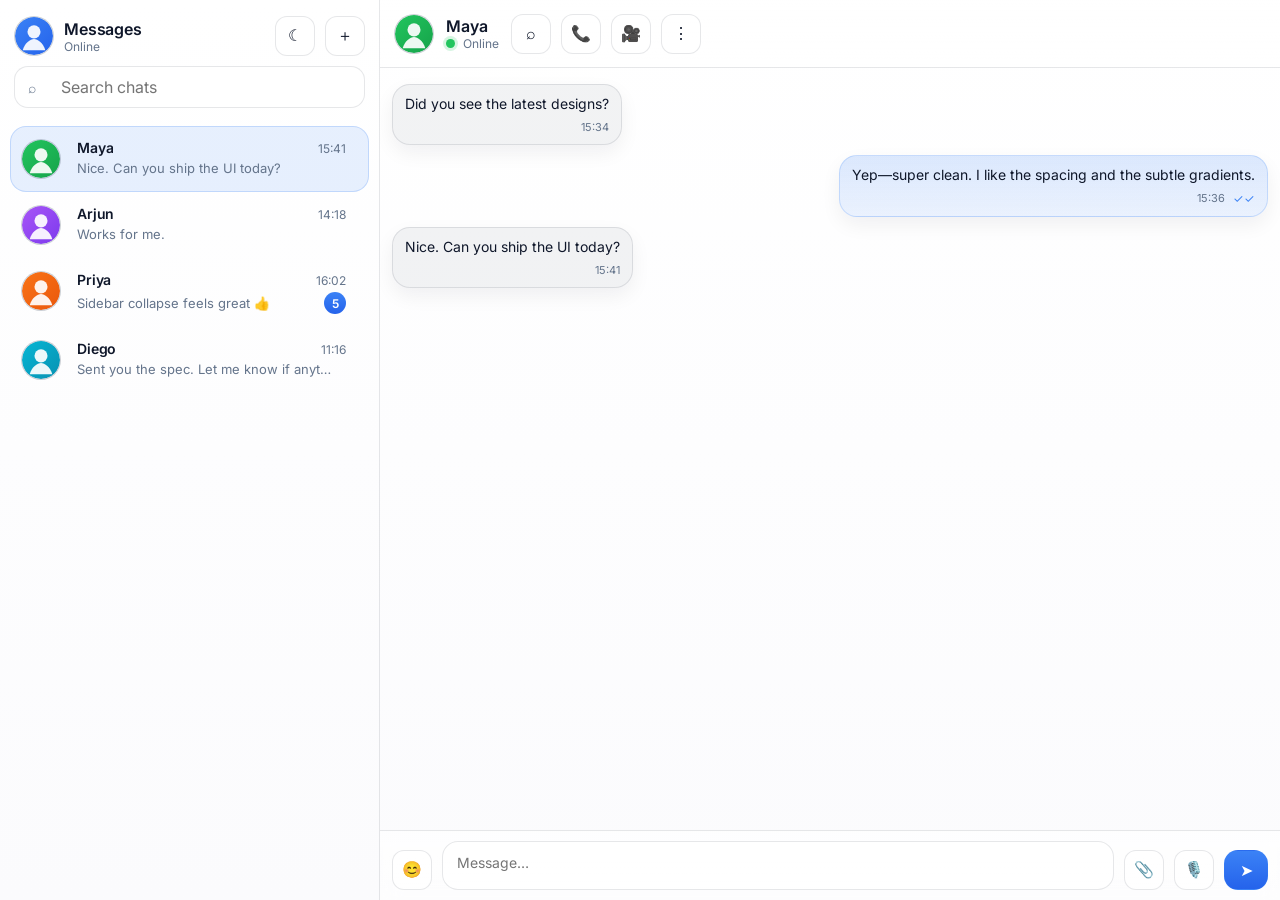
<file: index.html>
<!doctype html>
<html lang="en">
  <head>
    <meta charset="UTF-8" />
    <meta name="viewport" content="width=device-width, initial-scale=1" />
    <meta http-equiv="refresh" content="0; url=./chat-ui/" />
    <title>Chat UI</title>
    <script>
      // GitHub Pages serves from repo root; the app lives in /chat-ui
      window.location.replace("./chat-ui/");
    </script>
  </head>
  <body>
    <p>
      Redirecting to <a href="./chat-ui/">Chat UI</a>…
    </p>
  </body>
</html>
</file>
<file: chat-ui/style.css>
/*
  Modern chat UI (frontend-only)
  - Mobile-first responsive layout
  - Light/Dark themes via CSS variables
  - Subtle gradients, soft shadows, rounded corners
*/

:root {
  --font: "Inter", system-ui, -apple-system, Segoe UI, Roboto, Helvetica, Arial, sans-serif;

  --bg: #f6f7fb;
  --panel: #ffffff;
  --panel2: #fbfbfd;
  --text: #0f172a;
  --muted: #64748b;
  --border: rgba(15, 23, 42, 0.10);

  --primary: #3b82f6;
  --primary-2: #2563eb;

  --sent: linear-gradient(180deg, rgba(59, 130, 246, 0.18), rgba(59, 130, 246, 0.10));
  --recv: rgba(15, 23, 42, 0.05);

  --shadow: 0 12px 30px rgba(15, 23, 42, 0.08);
  --shadow2: 0 8px 16px rgba(15, 23, 42, 0.08);

  --radius-lg: 18px;
  --radius-md: 14px;
  --radius-sm: 12px;

  --ring: 0 0 0 3px rgba(59, 130, 246, 0.20);

  --sidebar-w: 380px;
  --header-h: 68px;
  --composer-h: 76px;

  --scrollbar: rgba(100, 116, 139, 0.35);
  --scrollbar-hover: rgba(100, 116, 139, 0.55);
}

/* Dark theme overrides */
.app[data-theme="dark"] {
  --bg: #0b1220;
  --panel: #0f172a;
  --panel2: #0b152b;
  --text: #e5e7eb;
  --muted: #94a3b8;
  --border: rgba(226, 232, 240, 0.10);

  --primary: #60a5fa;
  --primary-2: #3b82f6;

  --sent: linear-gradient(180deg, rgba(96, 165, 250, 0.22), rgba(96, 165, 250, 0.12));
  --recv: rgba(226, 232, 240, 0.08);

  --shadow: 0 14px 40px rgba(0, 0, 0, 0.40);
  --shadow2: 0 8px 20px rgba(0, 0, 0, 0.35);

  --scrollbar: rgba(148, 163, 184, 0.35);
  --scrollbar-hover: rgba(148, 163, 184, 0.55);
}

* { box-sizing: border-box; }
html, body { height: 100%; }
body {
  margin: 0;
  font-family: var(--font);
  color: var(--text);
  background: radial-gradient(1200px 700px at 20% 0%, rgba(59, 130, 246, 0.12), transparent 55%),
    radial-gradient(900px 600px at 100% 30%, rgba(99, 102, 241, 0.10), transparent 60%),
    var(--bg);
}

/* App shell */
.app {
  height: 100vh;
  display: grid;
  grid-template-columns: 1fr;
  overflow: hidden;
}

.sidebar {
  background: linear-gradient(180deg, var(--panel), var(--panel2));
  border-right: 1px solid var(--border);
  display: grid;
  grid-template-rows: auto auto 1fr;
  min-width: 0;
}

.panel {
  background: linear-gradient(180deg, var(--panel), var(--panel2));
  display: grid;
  grid-template-rows: var(--header-h) 1fr auto;
  min-width: 0;
}

/* Desktop split layout */
@media (min-width: 900px) {
  .app {
    grid-template-columns: var(--sidebar-w) 1fr;
  }
}

/* Mobile behavior: show one pane at a time */
@media (max-width: 899px) {
  .app[data-view="chat"] .sidebar { display: none; }
  .app[data-view="list"] .panel { display: none; }
}

/* Shared UI */
.avatar {
  width: 40px;
  height: 40px;
  border-radius: 999px;
  object-fit: cover;
  background: rgba(100, 116, 139, 0.18);
  border: 1px solid var(--border);
}

.iconBtn {
  height: 40px;
  width: 40px;
  border-radius: 12px;
  border: 1px solid var(--border);
  background: rgba(255, 255, 255, 0.6);
  color: var(--text);
  display: grid;
  place-items: center;
  cursor: pointer;
  transition: transform 140ms ease, background 140ms ease, box-shadow 140ms ease;
}

.app[data-theme="dark"] .iconBtn {
  background: rgba(15, 23, 42, 0.75);
}

.iconBtn:hover { transform: translateY(-1px); box-shadow: var(--shadow2); }
.iconBtn:active { transform: translateY(0px) scale(0.98); }
.iconBtn:focus-visible { outline: none; box-shadow: var(--shadow2), var(--ring); }

.iconBtn--back { display: none; }
@media (max-width: 899px) {
  .iconBtn--back { display: grid; }
}

.icon { font-size: 16px; line-height: 1; }

/* Sidebar header */
.sidebar__header {
  padding: 16px 14px 10px;
  display: flex;
  align-items: center;
  justify-content: space-between;
  gap: 12px;
}

.sidebar__me {
  display: flex;
  align-items: center;
  gap: 10px;
  min-width: 0;
}

.sidebar__meText { min-width: 0; }
.sidebar__title {
  font-weight: 600;
  letter-spacing: -0.01em;
}
.sidebar__subtitle {
  font-size: 12px;
  color: var(--muted);
}

.sidebar__actions {
  display: flex;
  gap: 10px;
}

/* Search */
.sidebar__search {
  padding: 0 14px 12px;
}

.search {
  display: grid;
  grid-template-columns: 34px 1fr;
  align-items: center;
  border: 1px solid var(--border);
  border-radius: 14px;
  background: rgba(255, 255, 255, 0.70);
  overflow: hidden;
  transition: box-shadow 140ms ease, background 140ms ease;
}
.app[data-theme="dark"] .search { background: rgba(15, 23, 42, 0.75); }

.search:focus-within { box-shadow: var(--ring); }

.search__icon {
  display: grid;
  place-items: center;
  color: var(--muted);
  font-size: 14px;
}

.search__input {
  border: 0;
  outline: none;
  background: transparent;
  padding: 10px 12px;
  font: inherit;
  color: var(--text);
}

/* Chat list */
.chatList {
  overflow: auto;
  padding: 6px 10px 12px;
}

.chatItem {
  display: grid;
  grid-template-columns: 44px 1fr auto;
  gap: 12px;
  padding: 12px 10px;
  border-radius: 16px;
  cursor: pointer;
  border: 1px solid transparent;
  transition: transform 140ms ease, background 140ms ease, border-color 140ms ease;
}

.chatItem:hover {
  background: rgba(59, 130, 246, 0.08);
  transform: translateY(-1px);
}

.chatItem.is-active {
  background: rgba(59, 130, 246, 0.12);
  border-color: rgba(59, 130, 246, 0.22);
}

.chatItem__meta { min-width: 0; }
.chatItem__top {
  display: flex;
  align-items: baseline;
  justify-content: space-between;
  gap: 10px;
}

.chatItem__name {
  font-weight: 600;
  font-size: 14px;
  letter-spacing: -0.01em;
  white-space: nowrap;
  overflow: hidden;
  text-overflow: ellipsis;
}

.chatItem__time {
  font-size: 12px;
  color: var(--muted);
  white-space: nowrap;
}

.chatItem__bottom {
  display: grid;
  grid-template-columns: 1fr auto;
  gap: 10px;
  align-items: center;
  margin-top: 4px;
}

.chatItem__preview {
  font-size: 13px;
  color: var(--muted);
  white-space: nowrap;
  overflow: hidden;
  text-overflow: ellipsis;
}

.badge {
  min-width: 22px;
  height: 22px;
  padding: 0 7px;
  border-radius: 999px;
  background: linear-gradient(180deg, var(--primary), var(--primary-2));
  color: #fff;
  font-size: 12px;
  font-weight: 600;
  display: grid;
  place-items: center;
}

/* Chat header */
.chatHeader {
  position: sticky;
  top: 0;
  z-index: 10;
  height: var(--header-h);
  display: grid;
  grid-template-columns: auto 1fr auto;
  align-items: center;
  gap: 12px;
  padding: 12px 14px;
  border-bottom: 1px solid var(--border);
  background: linear-gradient(180deg, rgba(255, 255, 255, 0.80), rgba(255, 255, 255, 0.62));
  backdrop-filter: blur(10px);
}

.app[data-theme="dark"] .chatHeader {
  background: linear-gradient(180deg, rgba(15, 23, 42, 0.80), rgba(15, 23, 42, 0.62));
}

.chatHeader__left {
  display: flex;
  align-items: center;
  gap: 12px;
  min-width: 0;
}

.chatHeader__meta { min-width: 0; }
.chatHeader__name {
  font-weight: 600;
  letter-spacing: -0.01em;
  white-space: nowrap;
  overflow: hidden;
  text-overflow: ellipsis;
}

.chatHeader__status {
  display: flex;
  align-items: center;
  gap: 8px;
  font-size: 12px;
  color: var(--muted);
}

.presence {
  width: 9px;
  height: 9px;
  border-radius: 999px;
  background: rgba(100, 116, 139, 0.55);
  box-shadow: 0 0 0 3px rgba(100, 116, 139, 0.15);
}

.presence.is-online {
  background: #22c55e;
  box-shadow: 0 0 0 3px rgba(34, 197, 94, 0.18);
}

.chatHeader__actions {
  display: flex;
  gap: 10px;
}

/* Messages */
.messages {
  overflow: auto;
  padding: 16px 12px 14px;
}

.messages__inner {
  display: flex;
  flex-direction: column;
  gap: 10px;
  max-width: 920px;
  margin: 0 auto;
}

.msgRow {
  display: flex;
  gap: 10px;
  align-items: flex-end;
}

.msgRow.is-me { justify-content: flex-end; }

.bubble {
  max-width: min(78ch, 86%);
  border-radius: 18px;
  padding: 10px 12px;
  border: 1px solid var(--border);
  background: var(--recv);
  box-shadow: 0 8px 20px rgba(15, 23, 42, 0.06);
  transition: transform 140ms ease, box-shadow 140ms ease;
}

.msgRow.is-me .bubble {
  background: var(--sent);
  border-color: rgba(59, 130, 246, 0.20);
}

.bubble:hover {
  transform: translateY(-1px);
  box-shadow: var(--shadow2);
}

.bubble__text {
  font-size: 14px;
  line-height: 1.35;
  white-space: pre-wrap;
  word-wrap: break-word;
}

.bubble__meta {
  margin-top: 6px;
  display: flex;
  gap: 8px;
  justify-content: flex-end;
  font-size: 11px;
  color: var(--muted);
  align-items: center;
}

.ticks {
  font-size: 12px;
  letter-spacing: -0.02em;
}

.ticks.is-delivered { opacity: 0.75; }
.ticks.is-seen { color: var(--primary); opacity: 1; }

/* Typing indicator */
.typing {
  max-width: 920px;
  margin: 6px auto 0;
  padding: 0 2px;
}

.typing__bubble {
  display: inline-flex;
  align-items: center;
  gap: 10px;
  padding: 10px 12px;
  border-radius: 18px;
  border: 1px solid var(--border);
  background: var(--recv);
}

.typing__text {
  font-size: 13px;
  color: var(--muted);
}

.typing__dots .dot {
  display: inline-block;
  width: 6px;
  height: 6px;
  border-radius: 999px;
  background: var(--muted);
  margin-left: 4px;
  transform: translateY(0);
  opacity: 0.4;
  animation: bop 900ms ease-in-out infinite;
}

.typing__dots .dot:nth-child(2) { animation-delay: 140ms; }
.typing__dots .dot:nth-child(3) { animation-delay: 280ms; }

@keyframes bop {
  0%, 100% { transform: translateY(0); opacity: 0.35; }
  50% { transform: translateY(-4px); opacity: 0.85; }
}

/* Composer */
.composer {
  border-top: 1px solid var(--border);
  padding: 10px 12px;
  display: grid;
  grid-template-columns: auto 1fr auto auto auto;
  gap: 10px;
  align-items: end;
  background: linear-gradient(180deg, rgba(255, 255, 255, 0.70), rgba(255, 255, 255, 0.56));
  backdrop-filter: blur(10px);
}

.app[data-theme="dark"] .composer {
  background: linear-gradient(180deg, rgba(15, 23, 42, 0.70), rgba(15, 23, 42, 0.56));
}

.composer__inputWrap {
  border: 1px solid var(--border);
  border-radius: 16px;
  background: rgba(255, 255, 255, 0.70);
  padding: 10px 12px;
  transition: box-shadow 140ms ease, background 140ms ease;
}

.app[data-theme="dark"] .composer__inputWrap {
  background: rgba(15, 23, 42, 0.75);
}

.composer__inputWrap:focus-within { box-shadow: var(--ring); }

.composer__input {
  width: 100%;
  border: 0;
  outline: none;
  resize: none;
  font: inherit;
  font-size: 14px;
  line-height: 1.35;
  max-height: 140px;
  color: var(--text);
  background: transparent;
}

.sendBtn {
  height: 40px;
  width: 44px;
  border-radius: 14px;
  border: 1px solid rgba(59, 130, 246, 0.25);
  background: linear-gradient(180deg, var(--primary), var(--primary-2));
  color: #fff;
  cursor: pointer;
  display: grid;
  place-items: center;
  transition: transform 140ms ease, box-shadow 140ms ease;
}

.sendBtn:hover { transform: translateY(-1px); box-shadow: var(--shadow2); }
.sendBtn:active { transform: translateY(0px) scale(0.98); }
.sendBtn:focus-visible { outline: none; box-shadow: var(--shadow2), var(--ring); }

.sendBtn__icon { font-size: 16px; }

/* Scrollbar styling (WebKit) */
.chatList::-webkit-scrollbar,
.messages::-webkit-scrollbar {
  width: 10px;
}

.chatList::-webkit-scrollbar-thumb,
.messages::-webkit-scrollbar-thumb {
  background: var(--scrollbar);
  border-radius: 999px;
  border: 2px solid transparent;
  background-clip: padding-box;
}

.chatList::-webkit-scrollbar-thumb:hover,
.messages::-webkit-scrollbar-thumb:hover {
  background: var(--scrollbar-hover);
  border: 2px solid transparent;
  background-clip: padding-box;
}

/* Reduced motion */
@media (prefers-reduced-motion: reduce) {
  * { animation: none !important; transition: none !important; scroll-behavior: auto !important; }
}
</file>
